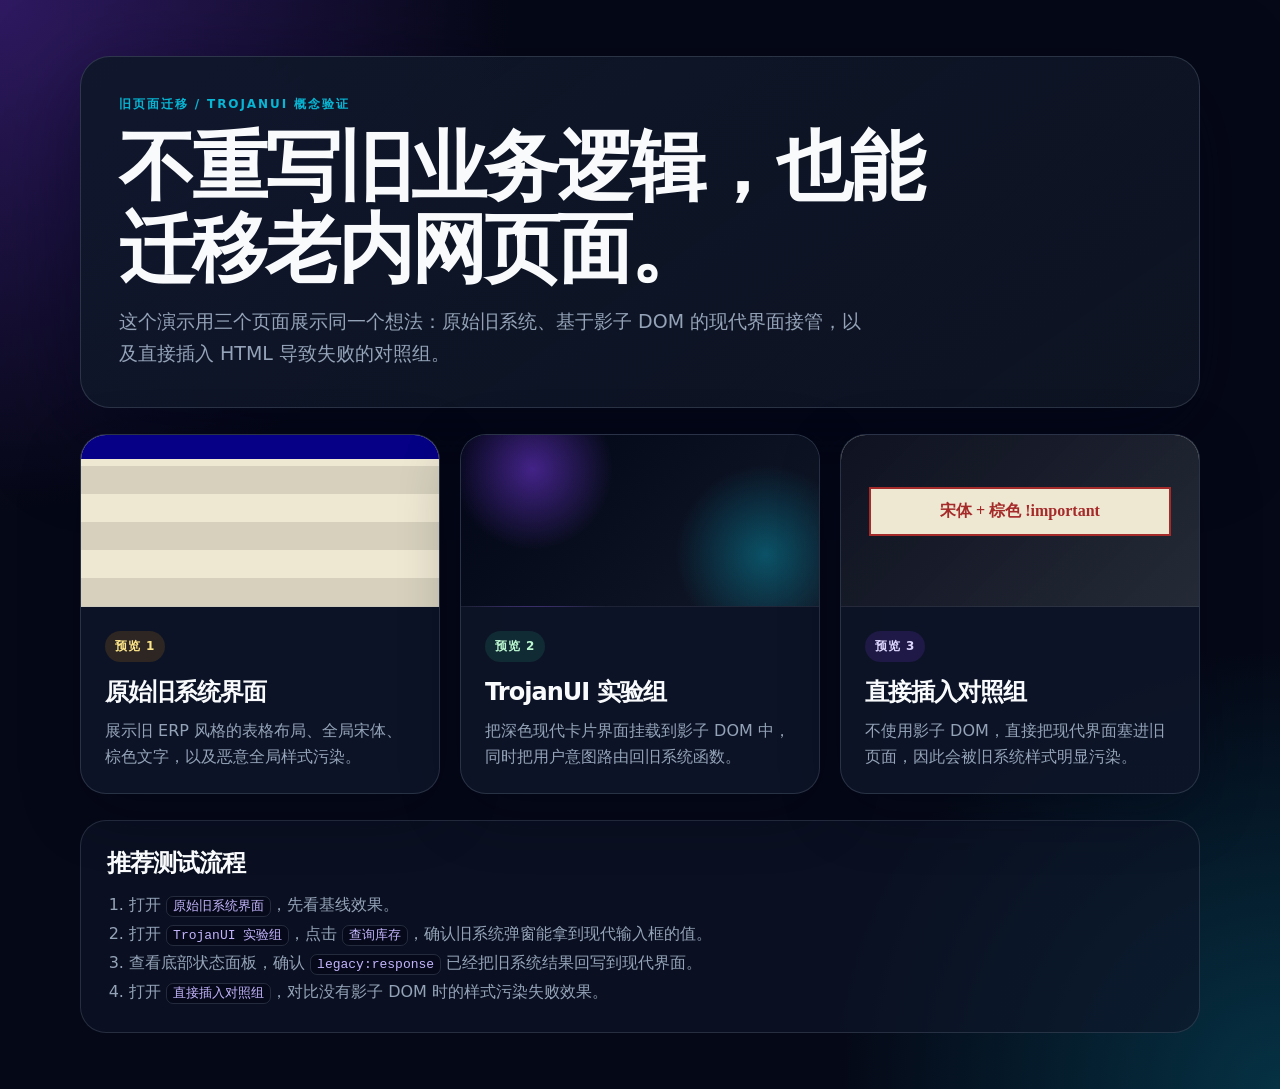
<file: index.html>
<!doctype html>
<html lang="zh-CN">
<head>
  <meta charset="utf-8">
  <meta name="viewport" content="width=device-width, initial-scale=1">
  <title>旧页面迁移 - TrojanUI 概念验证</title>
  <style>
    :root {
      color-scheme: dark;
      --bg: #050816;
      --panel: rgba(15, 23, 42, 0.82);
      --panel-strong: rgba(30, 41, 59, 0.9);
      --text: #f8fafc;
      --muted: #94a3b8;
      --accent: #7c3aed;
      --accent-2: #06b6d4;
      --warn: #f59e0b;
      --success: #34d399;
      font-family: Inter, ui-sans-serif, system-ui, -apple-system, BlinkMacSystemFont, "Segoe UI", sans-serif;
    }

    * {
      box-sizing: border-box;
    }

    body {
      min-height: 100vh;
      margin: 0;
      background:
        radial-gradient(circle at top left, rgba(124, 58, 237, 0.35), transparent 32rem),
        radial-gradient(circle at bottom right, rgba(6, 182, 212, 0.24), transparent 28rem),
        var(--bg);
      color: var(--text);
    }

    main {
      width: min(1120px, calc(100% - 40px));
      margin: 0 auto;
      padding: 56px 0;
    }

    .hero {
      padding: 38px;
      border: 1px solid rgba(148, 163, 184, 0.22);
      border-radius: 30px;
      background: linear-gradient(145deg, rgba(15, 23, 42, 0.94), rgba(17, 24, 39, 0.72));
      box-shadow: 0 24px 90px rgba(2, 6, 23, 0.55);
    }

    .eyebrow {
      margin: 0 0 12px;
      color: var(--accent-2);
      font-size: 12px;
      font-weight: 900;
      letter-spacing: 0.16em;
      text-transform: uppercase;
    }

    h1 {
      max-width: 820px;
      margin: 0 0 16px;
      font-size: clamp(40px, 6vw, 76px);
      line-height: 1.08;
      letter-spacing: -0.04em;
    }

    .lede {
      max-width: 760px;
      margin: 0;
      color: var(--muted);
      font-size: 19px;
      line-height: 1.65;
    }

    .preview-grid {
      display: grid;
      grid-template-columns: repeat(3, minmax(0, 1fr));
      gap: 20px;
      margin-top: 26px;
    }

    .preview-card {
      display: flex;
      min-height: 360px;
      flex-direction: column;
      justify-content: space-between;
      overflow: hidden;
      border: 1px solid rgba(148, 163, 184, 0.22);
      border-radius: 26px;
      background: var(--panel);
      text-decoration: none;
      box-shadow: 0 18px 60px rgba(2, 6, 23, 0.32);
      transition: transform 160ms ease, border-color 160ms ease, background 160ms ease;
    }

    .preview-card:hover {
      transform: translateY(-4px);
      border-color: rgba(6, 182, 212, 0.62);
      background: var(--panel-strong);
    }

    .mock {
      height: 172px;
      border-bottom: 1px solid rgba(148, 163, 184, 0.16);
    }

    .mock-legacy {
      background:
        linear-gradient(90deg, #050085 0 100%) top / 100% 24px no-repeat,
        repeating-linear-gradient(0deg, #d6d0bd 0 28px, #eee7d2 28px 56px);
    }

    .mock-shadow {
      background:
        radial-gradient(circle at 20% 20%, rgba(124, 58, 237, 0.52), transparent 80px),
        radial-gradient(circle at 85% 70%, rgba(6, 182, 212, 0.38), transparent 90px),
        linear-gradient(135deg, #020617, #111827);
    }

    .mock-control {
      background:
        linear-gradient(135deg, rgba(2, 6, 23, 0.94), rgba(17, 24, 39, 0.9)),
        #d6d0bd;
      position: relative;
    }

    .mock-control::after {
      content: "宋体 + 棕色 !important";
      position: absolute;
      inset: 52px 28px auto;
      padding: 12px;
      border: 2px solid brown;
      background: #eee7d2;
      color: brown;
      font-family: SimSun, serif;
      font-weight: 900;
      text-align: center;
    }

    .content {
      padding: 24px;
    }

    .tag {
      display: inline-flex;
      margin-bottom: 14px;
      padding: 7px 10px;
      border-radius: 999px;
      background: rgba(124, 58, 237, 0.16);
      color: #ddd6fe;
      font-size: 12px;
      font-weight: 900;
      letter-spacing: 0.08em;
      text-transform: uppercase;
    }

    .tag.warn {
      background: rgba(245, 158, 11, 0.14);
      color: #fde68a;
    }

    .tag.success {
      background: rgba(52, 211, 153, 0.12);
      color: #bbf7d0;
    }

    h2 {
      margin: 0 0 10px;
      color: var(--text);
      font-size: 24px;
      letter-spacing: -0.04em;
    }

    p {
      margin: 0;
      color: var(--muted);
      line-height: 1.6;
    }

    .steps {
      margin-top: 26px;
      padding: 26px;
      border: 1px solid rgba(148, 163, 184, 0.2);
      border-radius: 26px;
      background: rgba(15, 23, 42, 0.64);
    }

    .steps h2 {
      margin-bottom: 12px;
    }

    ol {
      margin: 0;
      padding-left: 22px;
      color: var(--muted);
      line-height: 1.8;
    }

    code {
      border: 1px solid rgba(148, 163, 184, 0.22);
      border-radius: 7px;
      padding: 2px 6px;
      background: rgba(2, 6, 23, 0.6);
      color: #c4b5fd;
    }

    @media (max-width: 920px) {
      .preview-grid {
        grid-template-columns: 1fr;
      }

      .preview-card {
        min-height: auto;
      }
    }
  </style>
</head>
<body>
  <main>
    <section class="hero">
      <p class="eyebrow">旧页面迁移 / TrojanUI 概念验证</p>
      <h1>不重写旧业务逻辑，也能迁移老内网页面。</h1>
      <p class="lede">
        这个演示用三个页面展示同一个想法：原始旧系统、基于影子 DOM 的现代界面接管，以及直接插入 HTML 导致失败的对照组。
      </p>
    </section>

    <section class="preview-grid" aria-label="预览页面">
      <a class="preview-card" href="legacy_system.html?legacy=1">
        <div class="mock mock-legacy" aria-hidden="true"></div>
        <div class="content">
          <span class="tag warn">预览 1</span>
          <h2>原始旧系统界面</h2>
          <p>展示旧 ERP 风格的表格布局、全局宋体、棕色文字，以及恶意全局样式污染。</p>
        </div>
      </a>

      <a class="preview-card" href="legacy_system.html">
        <div class="mock mock-shadow" aria-hidden="true"></div>
        <div class="content">
          <span class="tag success">预览 2</span>
          <h2>TrojanUI 实验组</h2>
          <p>把深色现代卡片界面挂载到影子 DOM 中，同时把用户意图路由回旧系统函数。</p>
        </div>
      </a>

      <a class="preview-card" href="experiment_control.html">
        <div class="mock mock-control" aria-hidden="true"></div>
        <div class="content">
          <span class="tag">预览 3</span>
          <h2>直接插入对照组</h2>
          <p>不使用影子 DOM，直接把现代界面塞进旧页面，因此会被旧系统样式明显污染。</p>
        </div>
      </a>
    </section>

    <section class="steps">
      <h2>推荐测试流程</h2>
      <ol>
        <li>打开 <code>原始旧系统界面</code>，先看基线效果。</li>
        <li>打开 <code>TrojanUI 实验组</code>，点击 <code>查询库存</code>，确认旧系统弹窗能拿到现代输入框的值。</li>
        <li>查看底部状态面板，确认 <code>legacy:response</code> 已经把旧系统结果回写到现代界面。</li>
        <li>打开 <code>直接插入对照组</code>，对比没有影子 DOM 时的样式污染失败效果。</li>
      </ol>
    </section>
  </main>
</body>
</html>
</file>
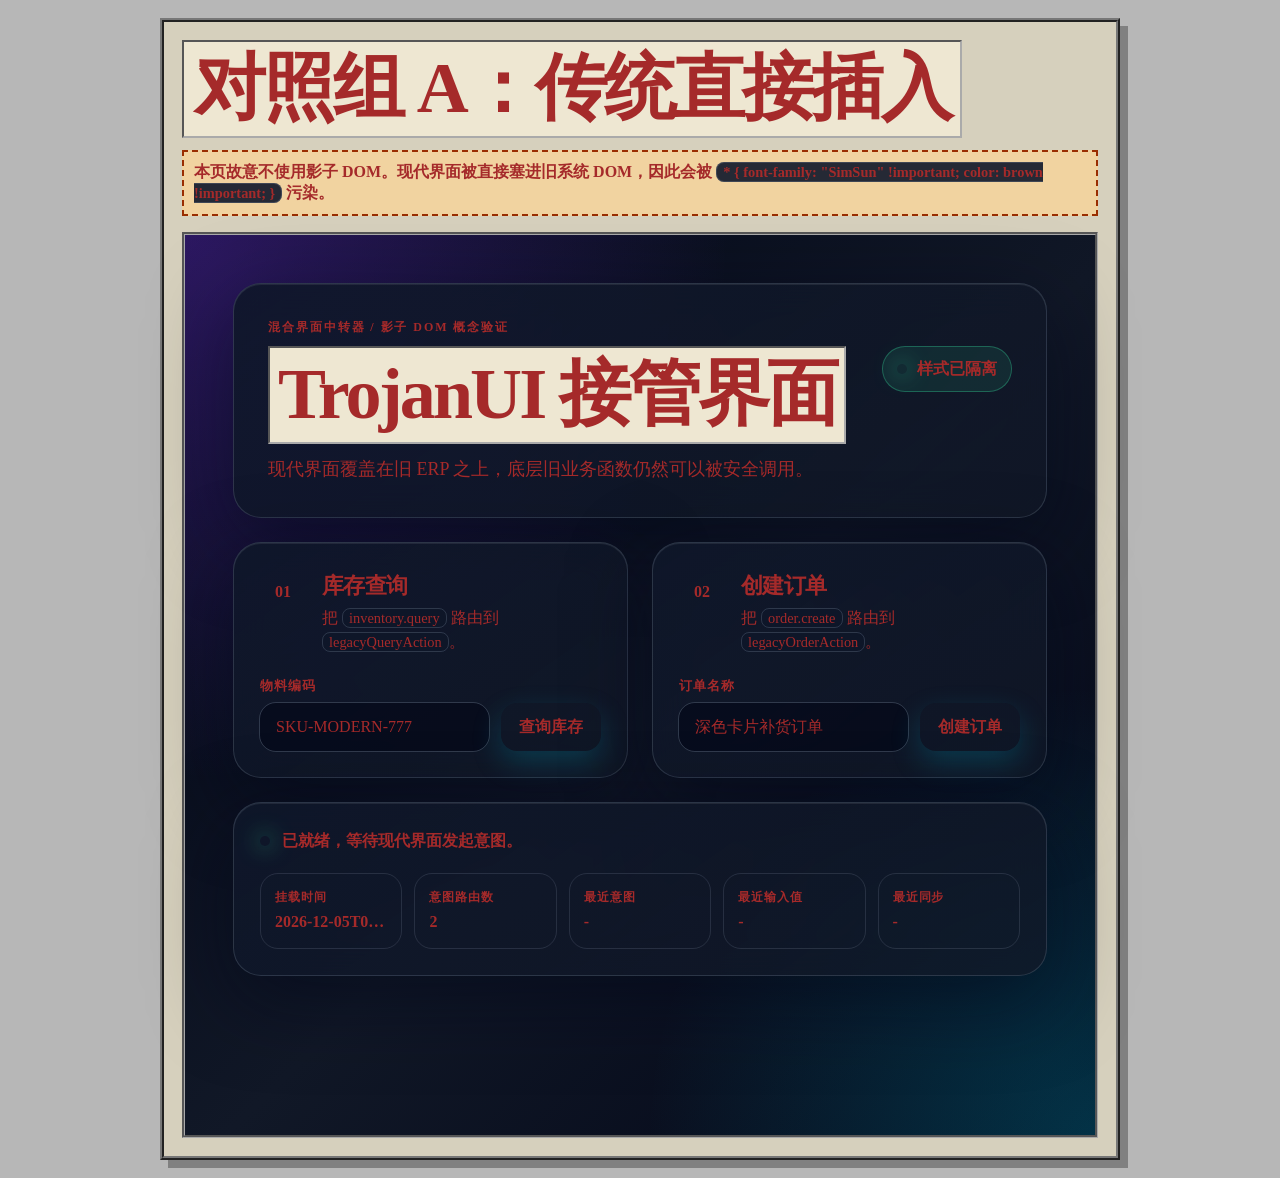
<file: experiment_control.html>
<!doctype html>
<html lang="zh-CN">
<head>
  <meta charset="utf-8">
  <meta name="viewport" content="width=device-width, initial-scale=1">
  <title>TrojanUI 对照实验 - 不使用影子 DOM</title>
  <link rel="stylesheet" href="modern_ui.css">
  <style>
    * {
      font-family: "SimSun", serif !important;
      color: brown !important;
      box-sizing: border-box;
    }

    body {
      margin: 0;
      background: #b7b7b7;
    }

    .legacy-frame {
      width: 960px;
      margin: 18px auto;
      padding: 18px;
      border: 4px ridge #777;
      background: #d6d0bd;
      box-shadow: 8px 8px 0 rgba(0, 0, 0, 0.3);
    }

    .legacy-frame h1 {
      margin: 0 0 12px;
      padding: 8px;
      border: 2px inset #aaa;
      background: #eee7d2;
      text-align: center;
    }

    .legacy-note {
      margin-bottom: 16px;
      padding: 10px;
      border: 2px dashed #9a2d00;
      background: #f1d3a0;
      font-weight: bold;
    }

    #control-mount {
      border: 3px groove #aaa;
      background: #eee7d2;
    }
  </style>
</head>
<body>
  <div class="legacy-frame">
    <h1>对照组 A：传统直接插入</h1>
    <div class="legacy-note">
      本页故意不使用影子 DOM。现代界面被直接塞进旧系统 DOM，因此会被
      <code>* { font-family: "SimSun" !important; color: brown !important; }</code>
      污染。
    </div>
    <div id="control-mount"></div>
  </div>

  <script src="modern_ui.js"></script>
  <script>
    (function bootControlExperiment() {
      const INTENT_MAP = {
        "inventory.query": function legacyQueryAction(value) {
          const normalized = String(value || "").trim() || "EMPTY_QUERY";
          const message = "对照组旧系统库存查询：" + normalized;
          alert(message);
          return message;
        },
        "order.create": function legacyOrderAction(value) {
          const normalized = String(value || "").trim() || "UNTITLED_ORDER";
          const orderId = "CTRL-" + Math.floor(100000 + Math.random() * 900000);
          const message = "对照组旧系统订单已创建：" + orderId + " / " + normalized;
          alert(message);
          return message;
        }
      };

      const mount = document.querySelector("#control-mount");
      mount.innerHTML = window.TrojanUIModernUI.render({
        mountedAt: new Date().toISOString(),
        routeCount: Object.keys(INTENT_MAP).length
      });

      mount.addEventListener("click", function handleClick(event) {
        const trigger = event.target.closest("[data-intent]");

        if (!trigger) {
          return;
        }

        const input = document.querySelector(trigger.getAttribute("data-input-target"));
        const handler = INTENT_MAP[trigger.dataset.intent];
        const status = document.querySelector("#modern-status");

        if (!handler) {
          status.dataset.state = "error";
          status.textContent = "对照组没有该意图路由：" + trigger.dataset.intent;
          return;
        }

        const message = handler(input ? input.value : "");
        status.dataset.state = "success";
        status.textContent = "对照组路由完成：" + message;
      });
    })();
  </script>
</body>
</html>
</file>
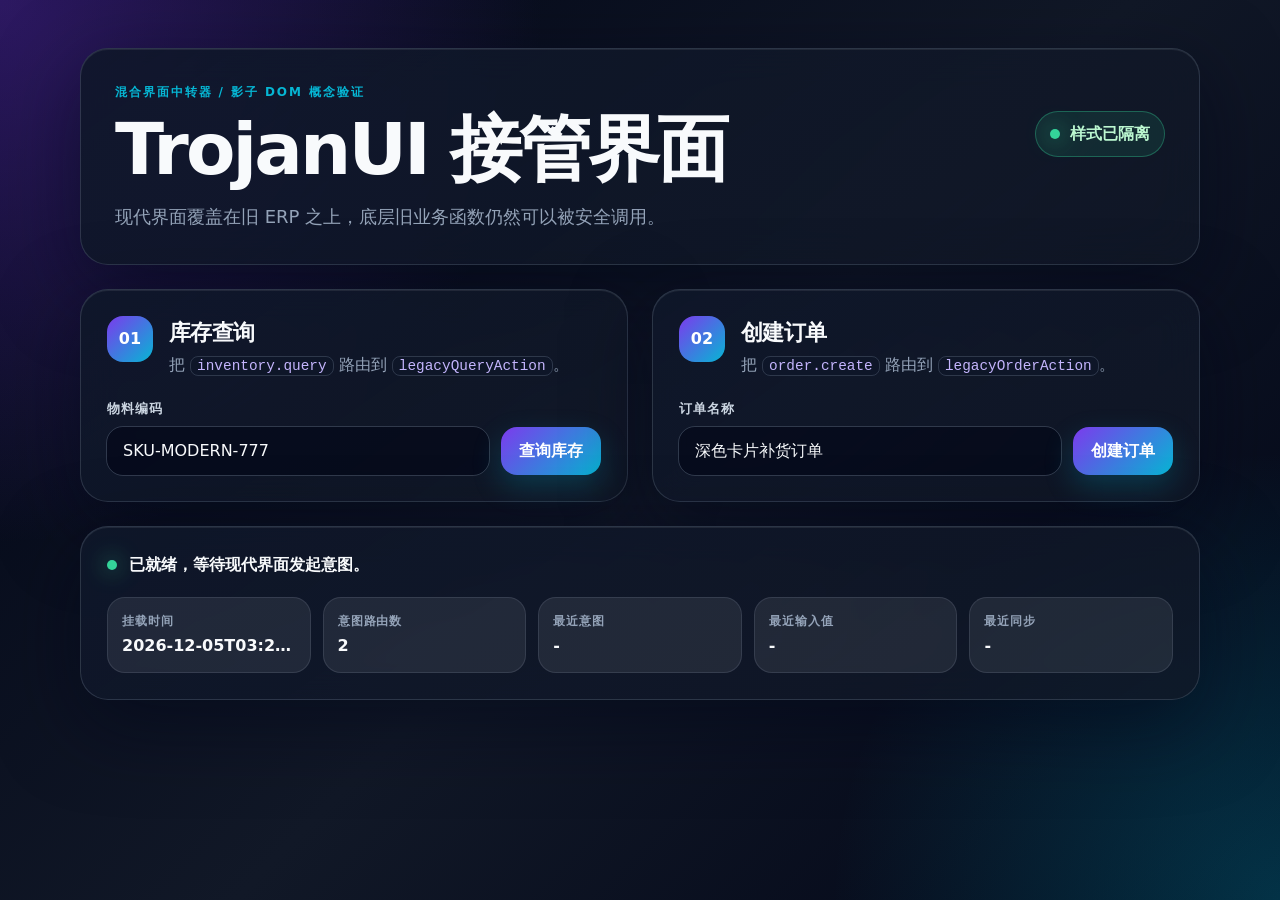
<file: legacy_system.html>
<!doctype html>
<html lang="zh-CN">
<head>
  <meta charset="utf-8">
  <meta name="viewport" content="width=device-width, initial-scale=1">
  <title>旧版 ERP 4.2 - TrojanUI 概念验证目标页</title>
  <style>
    * {
      font-family: "SimSun", serif !important;
      color: brown !important;
      box-sizing: border-box;
    }

    body {
      margin: 0;
      background: #b7b7b7;
      background-image:
        linear-gradient(45deg, rgba(255, 255, 255, 0.22) 25%, transparent 25%),
        linear-gradient(-45deg, rgba(255, 255, 255, 0.22) 25%, transparent 25%);
      background-size: 18px 18px;
    }

    table {
      border-collapse: collapse;
    }

    input,
    select,
    button {
      border: 2px inset #ddd;
      background: #eee;
      padding: 3px 5px;
    }

    .legacy-shell {
      width: 960px;
      margin: 18px auto;
      border: 4px ridge #777;
      background: #d6d0bd;
      box-shadow: 8px 8px 0 rgba(0, 0, 0, 0.3);
    }

    .legacy-title {
      background: linear-gradient(90deg, #050085, #7d7dcc);
      padding: 8px 12px;
      font-size: 22px;
      font-weight: bold;
      letter-spacing: 2px;
      text-align: center;
    }

    .legacy-menu {
      width: 170px;
      vertical-align: top;
      background: #c7c1ac;
      border-right: 3px double #888;
      padding: 12px;
    }

    .legacy-menu a {
      display: block;
      margin: 0 0 8px;
      padding: 6px;
      border: 1px solid #888;
      background: #ded8c4;
      text-decoration: underline;
    }

    .legacy-content {
      padding: 14px;
      vertical-align: top;
    }

    .legacy-panel {
      border: 3px groove #aaa;
      background: #eee7d2;
      padding: 12px;
      margin-bottom: 14px;
    }

    .legacy-panel h2 {
      margin: 0 0 10px;
      font-size: 18px;
    }

    .legacy-grid {
      width: 100%;
      background: #f5edd8;
    }

    .legacy-grid th,
    .legacy-grid td {
      border: 1px solid #81745f;
      padding: 6px;
      text-align: left;
    }

    .warning-strip {
      margin: 10px 0 0;
      padding: 8px;
      border: 2px dashed #9a2d00;
      background: #f1d3a0;
      font-weight: bold;
    }
  </style>
</head>
<body>
  <div id="legacy-app" class="legacy-shell">
    <div class="legacy-title">内部库存订单系统 ERP 4.2</div>
    <table width="100%">
      <tr>
        <td class="legacy-menu">
          <a href="#">库存查询</a>
          <a href="#">订单录入</a>
          <a href="#">供应商维护</a>
          <a href="#">报表导出</a>
          <a href="#">系统设置</a>
        </td>
        <td class="legacy-content">
          <div class="legacy-panel">
            <h2>库存查询</h2>
            <label for="legacy-query-input">物料编码：</label>
            <input id="legacy-query-input" value="SKU-LEGACY-001">
            <button onclick="window.legacyApp.v1.legacyQueryAction(document.getElementById('legacy-query-input').value)">执行查询</button>
          </div>

          <div class="legacy-panel">
            <h2>订单创建</h2>
            <label for="legacy-order-input">订单名称：</label>
            <input id="legacy-order-input" value="手工订单">
            <button onclick="window.legacyApp.v1.legacyOrderAction(document.getElementById('legacy-order-input').value)">创建订单</button>
          </div>

          <table class="legacy-grid">
            <tr>
              <th>物料</th>
              <th>仓库</th>
              <th>库存</th>
              <th>状态</th>
            </tr>
            <tr>
              <td>SKU-LEGACY-001</td>
              <td>WH-A</td>
              <td>128</td>
              <td>可用</td>
            </tr>
            <tr>
              <td>SKU-LEGACY-002</td>
              <td>WH-B</td>
              <td>12</td>
              <td>预警</td>
            </tr>
          </table>

          <div class="warning-strip">
            全局样式污染已开启：所有元素强制 SimSun + brown !important。
          </div>
        </td>
      </tr>
    </table>
  </div>

  <script>
    (function exposeLegacyApi() {
      function emitLegacyResponse(intent, value, message) {
        window.dispatchEvent(new CustomEvent("legacy:response", {
          detail: {
            intent: intent,
            value: value,
            message: message,
            timestamp: new Date().toISOString()
          }
        }));
      }

      window.legacyApp = {
        v1: {
          legacyQueryAction: function legacyQueryAction(value) {
            var normalized = String(value || "").trim() || "EMPTY_QUERY";
            var message = "旧系统已接收库存查询：" + normalized;
            alert(message);
            emitLegacyResponse("inventory.query", normalized, message);
            return {
              ok: true,
              intent: "inventory.query",
              value: normalized,
              message: message
            };
          },

          legacyOrderAction: function legacyOrderAction(value) {
            var normalized = String(value || "").trim() || "UNTITLED_ORDER";
            var orderId = "ORD-" + Math.floor(100000 + Math.random() * 900000);
            var message = "旧系统订单已创建：" + orderId + " / " + normalized;
            alert(message);
            emitLegacyResponse("order.create", normalized, message);
            return {
              ok: true,
              intent: "order.create",
              value: normalized,
              orderId: orderId,
              message: message
            };
          }
        }
      };
    })();
  </script>
  <script src="modern_ui.js"></script>
  <script src="hib_broker.js"></script>
</body>
</html>
</file>
<file: modern_ui.css>
:host {
  all: initial;
  color-scheme: dark;
  --surface: #111827;
  --surface-strong: #0b1020;
  --surface-soft: rgba(255, 255, 255, 0.08);
  --text: #f8fafc;
  --text-muted: #94a3b8;
  --accent: #7c3aed;
  --accent-2: #06b6d4;
  --success: #34d399;
  --danger: #fb7185;
  display: block;
}

* {
  box-sizing: border-box;
}

.trojan-ui {
  min-height: 100vh;
  margin: 0;
  padding: 48px;
  background:
    radial-gradient(circle at top left, rgba(124, 58, 237, 0.35), transparent 34rem),
    radial-gradient(circle at bottom right, rgba(6, 182, 212, 0.25), transparent 28rem),
    linear-gradient(135deg, #020617 0%, #111827 52%, #020617 100%);
  color: var(--text);
  font: 16px/1.5 Inter, ui-sans-serif, system-ui, -apple-system, BlinkMacSystemFont, "Segoe UI", sans-serif;
}

.hero-card,
.action-card,
.telemetry-card {
  border: 1px solid rgba(148, 163, 184, 0.22);
  border-radius: 28px;
  background: linear-gradient(145deg, rgba(15, 23, 42, 0.92), rgba(17, 24, 39, 0.76));
  box-shadow: 0 24px 80px rgba(2, 6, 23, 0.5), inset 0 1px 0 rgba(255, 255, 255, 0.08);
  backdrop-filter: blur(18px);
}

.hero-card {
  max-width: 1120px;
  margin: 0 auto 24px;
  padding: 34px;
}

.eyebrow {
  margin: 0 0 10px;
  color: var(--accent-2);
  font-size: 12px;
  font-weight: 800;
  letter-spacing: 0.16em;
  text-transform: uppercase;
}

.hero-layout {
  display: flex;
  align-items: flex-start;
  justify-content: space-between;
  gap: 24px;
}

h1,
h2,
p {
  margin-top: 0;
}

h1 {
  max-width: 780px;
  margin-bottom: 14px;
  font-size: clamp(40px, 6vw, 72px);
  line-height: 1.08;
  letter-spacing: -0.04em;
}

h2 {
  margin-bottom: 4px;
  font-size: 22px;
  letter-spacing: -0.03em;
}

.lede {
  max-width: 680px;
  margin-bottom: 0;
  color: var(--text-muted);
  font-size: 18px;
}

.system-badge {
  display: inline-flex;
  align-items: center;
  gap: 10px;
  min-width: max-content;
  padding: 10px 14px;
  border: 1px solid rgba(52, 211, 153, 0.35);
  border-radius: 999px;
  background: rgba(52, 211, 153, 0.1);
  color: #bbf7d0;
  font-weight: 800;
}

.badge-dot,
.pulse {
  width: 10px;
  height: 10px;
  border-radius: 999px;
  background: var(--success);
  box-shadow: 0 0 22px rgba(52, 211, 153, 0.88);
}

.workspace-grid {
  display: grid;
  grid-template-columns: repeat(2, minmax(0, 1fr));
  gap: 24px;
  max-width: 1120px;
  margin: 0 auto 24px;
}

.action-card,
.telemetry-card {
  padding: 26px;
}

.card-heading {
  display: flex;
  gap: 16px;
  margin-bottom: 22px;
}

.card-heading p {
  margin-bottom: 0;
  color: var(--text-muted);
}

code {
  border: 1px solid rgba(148, 163, 184, 0.24);
  border-radius: 8px;
  padding: 1px 6px;
  background: rgba(15, 23, 42, 0.9);
  color: #c4b5fd;
  font-family: "SFMono-Regular", Consolas, "Liberation Mono", monospace;
  font-size: 0.9em;
}

.card-index {
  display: grid;
  place-items: center;
  width: 46px;
  height: 46px;
  flex: 0 0 auto;
  border-radius: 16px;
  background: linear-gradient(135deg, var(--accent), var(--accent-2));
  color: white;
  font-weight: 900;
}

.field-label {
  display: block;
  margin-bottom: 8px;
  color: #cbd5e1;
  font-size: 13px;
  font-weight: 800;
  text-transform: uppercase;
  letter-spacing: 0.08em;
}

.field-row {
  display: grid;
  grid-template-columns: minmax(0, 1fr) auto;
  gap: 12px;
}

input,
button {
  min-height: 48px;
  border: 0;
  border-radius: 16px;
  font: inherit;
}

input {
  width: 100%;
  padding: 0 16px;
  outline: 1px solid rgba(148, 163, 184, 0.25);
  background: rgba(2, 6, 23, 0.6);
  color: var(--text);
}

input:focus {
  outline: 2px solid rgba(6, 182, 212, 0.65);
}

button {
  padding: 0 18px;
  cursor: pointer;
  background: linear-gradient(135deg, var(--accent), var(--accent-2));
  color: white;
  font-weight: 900;
  box-shadow: 0 12px 30px rgba(6, 182, 212, 0.22);
}

button:hover {
  transform: translateY(-1px);
  filter: brightness(1.06);
}

.telemetry-card {
  max-width: 1120px;
  margin: 0 auto;
}

.status-line {
  display: flex;
  align-items: center;
  gap: 12px;
  margin-bottom: 20px;
}

#modern-status[data-state="pending"] {
  color: #fde68a;
}

#modern-status[data-state="success"] {
  color: #bbf7d0;
}

#modern-status[data-state="error"] {
  color: var(--danger);
}

.telemetry-grid {
  display: grid;
  grid-template-columns: repeat(5, minmax(0, 1fr));
  gap: 12px;
  margin: 0;
}

.telemetry-grid div {
  min-width: 0;
  padding: 14px;
  border: 1px solid rgba(148, 163, 184, 0.18);
  border-radius: 18px;
  background: var(--surface-soft);
}

dt {
  margin-bottom: 4px;
  color: var(--text-muted);
  font-size: 12px;
  font-weight: 800;
  text-transform: uppercase;
  letter-spacing: 0.08em;
}

dd {
  margin: 0;
  overflow: hidden;
  color: var(--text);
  font-weight: 800;
  text-overflow: ellipsis;
  white-space: nowrap;
}

@media (max-width: 860px) {
  .trojan-ui {
    padding: 24px;
  }

  .hero-layout,
  .field-row {
    grid-template-columns: 1fr;
    flex-direction: column;
  }

  .workspace-grid,
  .telemetry-grid {
    grid-template-columns: 1fr;
  }

  .field-row {
    display: grid;
  }
}
</file>
